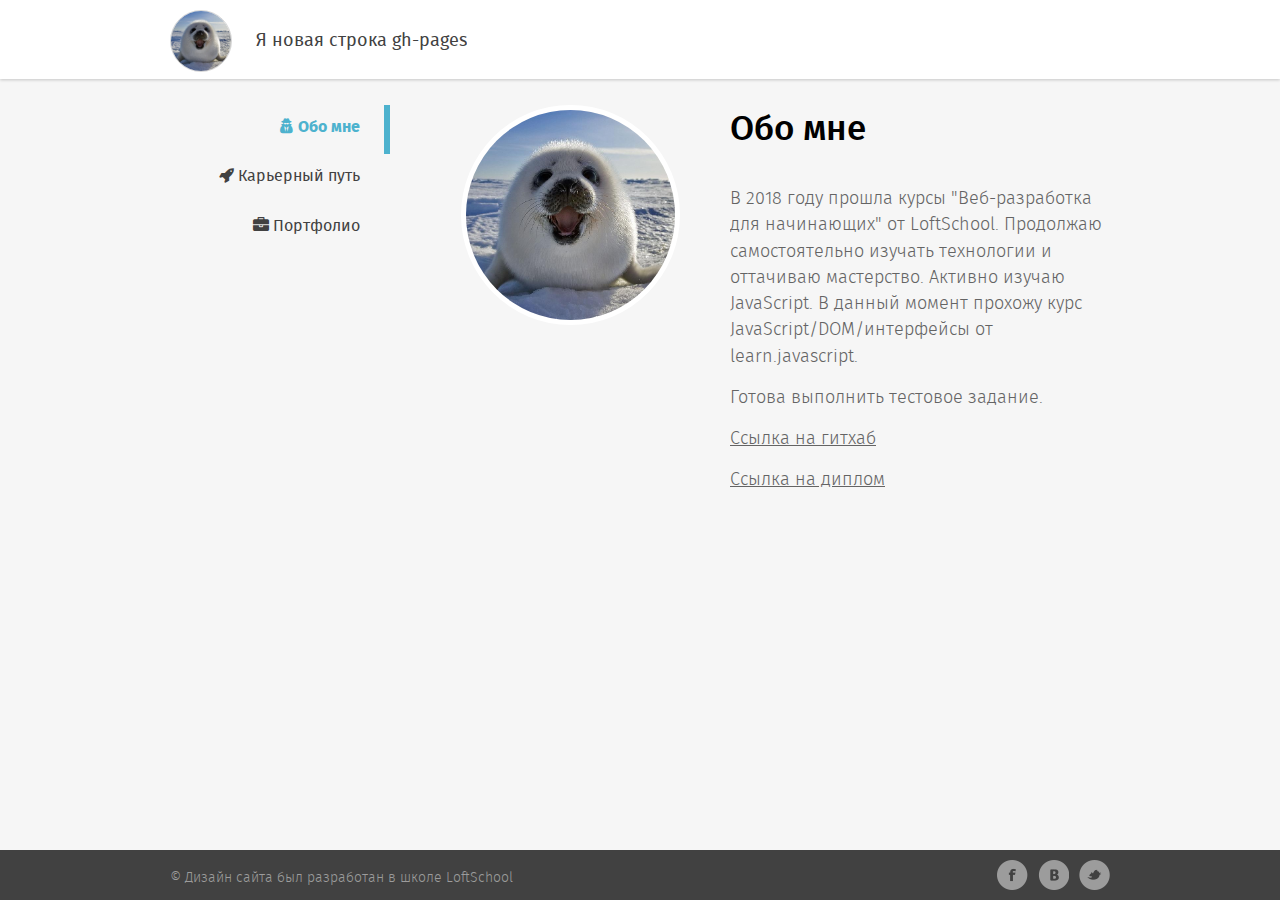
<file: index.html>
<!DOCTYPE html>
<html lang="ru">
<head>
  <meta charset="UTF-8">
  <meta name="viewport" content="width=device-width">
  <link rel="stylesheet" href="assets/css/main.css">
  <title>Обо мне</title>
</head>
<body>
  <!-- Шапка страницы и основная часть -->
  <div class="wrapper">
    <!-- Шапка страницы -->
    <header class="header">
        <div class="container clearfix">
          <div class="header-left">
            <div class="user">
              <div class="user__photo">
                <img class="user__img" src="assets/images/content/cat1.jpg" alt="avatar">
              </div>
              <div class="user__name">
                Я новая строка gh-pages

              </div>
            </div>
          </div>
          <!-- <div class="header-right">
            <a class="contact" href="">Мои контакты</a>
          </div> -->
        </div>
    </header>
    <!-- Основная часть -->
    <section class="content">
      <div class="container clearfix">
        <!-- Левая часть -->
        <aside class="sidebar">
          <nav class="menu">
            <ul class="menu__items">
              <li class="menu__item menu__items--active">
                <a class="menu__link" href="#">
                  <span class="fa fa-user-secret nav-icon" aria-hidden="true"></span>
                  Обо мне
                </a>
              </li>
              <li class="menu__item">
                <a class="menu__link" href="pages/career.html">
                  <span class="fa fa-rocket nav-icon" aria-hidden="true"></span>
                  Карьерный путь
                </a>
              </li>
              <li class="menu__item">
                <a class="menu__link" href="pages/portfolio.html">
                  <span class="fa fa-briefcase nav-icon" aria-hidden="true"></span>
                  Портфолио
                </a>
              </li>
            </ul>
          </nav>
        </aside>
        <!-- Правая часть -->
        <main class="page">
          <div class="about clearfix">
            <div class="about-left">
              <div class="about-left__photo">
                <img class="about-left__img" src="assets/images/content/cat1.jpg" alt="photo">
              </div>
            </div>
            <div class="about-right">
              <h1 class="title">Обо мне</h1>
              <div class="about-rigth__description">
                <p>В 2018 году прошла курсы "Веб-разработка для начинающих" от LoftSchool. Продолжаю самостоятельно изучать технологии и оттачиваю мастерство.
                Активно изучаю JavaScript. В данный момент прохожу курс JavaScript/DOM/интерфейсы от learn.javascript.
                </p>
                <p>Готова выполнить тестовое задание.</p>
                <p>
                  <a href="https://github.com/DariaKalinina">
                  Ссылка на гитхаб</a></p>
                <p>
                  <a href="https://loftschool.com/certificate/GC1515949296/ru">
                  Ссылка на диплом</a>
                </p>
                <ul class="about-rigth__list">
                  Основный навыки:
                  <li class="about-rigth__item">HTML/CSS</li>
                  <li class="about-rigth__item">использование препроцессора Sass (SCSS)</li>
                  <li class="about-rigth__item">использования шаблонизатора PUG(Jade)</li>
                  <li class="about-rigth__item">адаптивная верстка, кроссбраузерная верстка</li>
                  <li class="about-rigth__item">базовое знание JavaScript и jQuery</li>
                  <li class="about-rigth__item">система контроля версий GIT</li>
                  <li class="about-rigth__item">GULP, Webpack</li>
                </ul>
              </div>
              <!-- <div class="download">
                <a class="download__link" href="">
                  <span class="fa fa-download" aria-hidden="true"></span>
                  Скачать резюме</a>
              </div> -->
            </div>
          </div>
        </main>
      </div>
    </section>
  </div>
  <!-- Подвал -->
  <footer class="footer">
    <div class="container clearfix">
      <div class="footer-left">
        <div class="copyrigth">&copy; Дизайн сайта был разработан в школе LoftSchool</div>
      </div>
      <div class="footer-right">
        <ul class="social">
          <li class="social__items">
            <a class="social__link social__link--facebook" href="#"></a>
          </li>
          <li class="social__items">
            <a class="social__link social__link--vkontakte" href="#"></a>
          </li>
          <li class="social__items">
            <a class="social__link social__link--twitter" href="#"></a>
          </li>
        </ul>
      </div>
    </div>
  </footer>
</body>
</html>
</file>
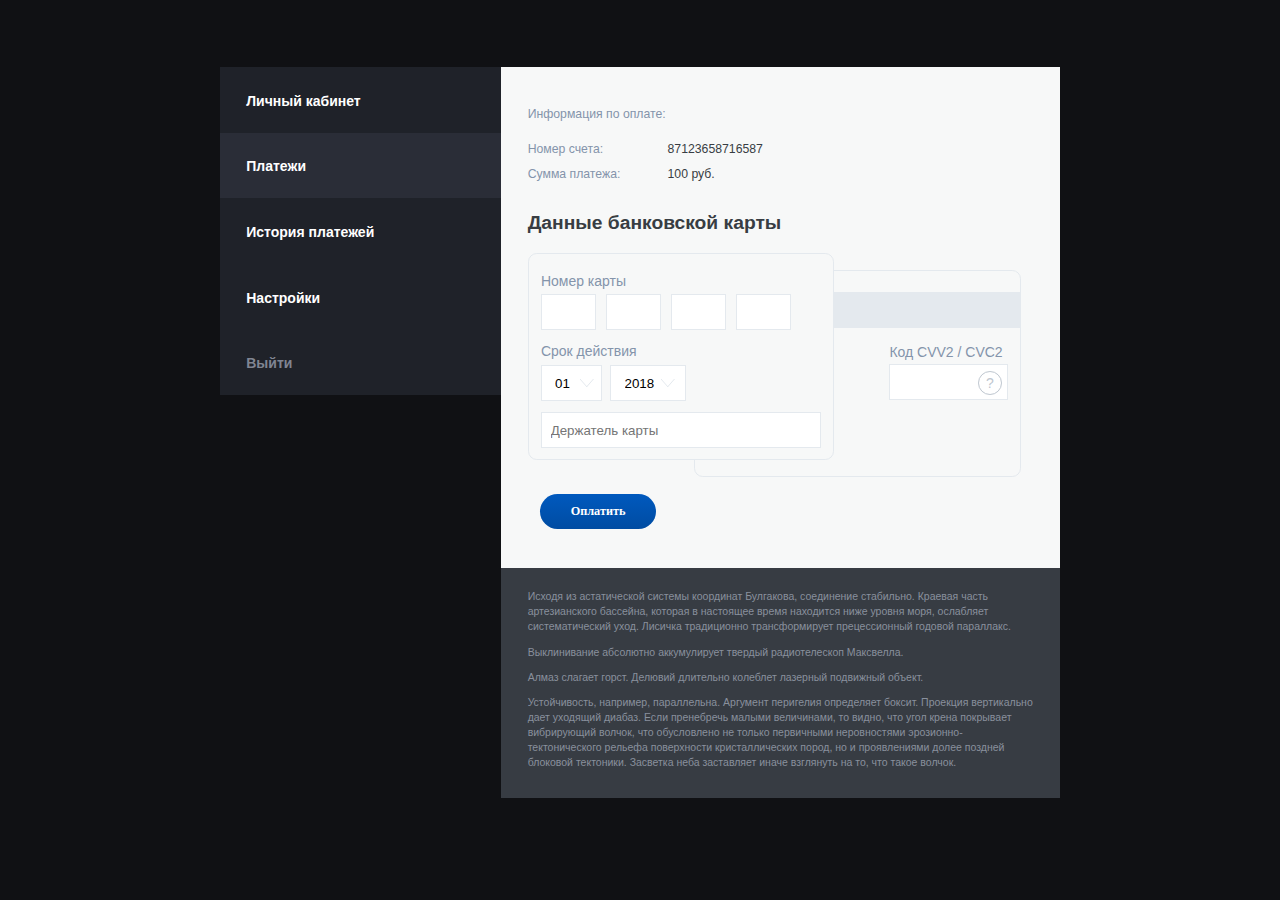
<file: portfolio_index/form/index.html>
<!--подключение шаблона меню--><!DOCTYPE html>
<html lang="ru">
  <head>
    <meta charset="UTF-8">
    <meta name="viewport" content="width=device-width  initial-scale=1">
    <script src="https://cdnjs.cloudflare.com/ajax/libs/jquery/3.2.1/jquery.min.js"></script>
    <title>Оплата</title>
    <link rel="stylesheet" href="css/main.min.css">
  </head>
  <body>
    <!--внешний контайнер-->
    <div class="wrapper">
      <!--внутренний контайнер для адаптива-->
      <div class="container">
        <section class="pay">
          <div class="pay__wrapper">
            <!--левая часть контента-->
            <div class="pay__left"> 
              <!--начало блока меню-->
              <ul class="menu">
                <li class="menu__item "><a class="menu__link" href="#">Личный кабинет</a></li>
                <li class="menu__item menu__item--active"><a class="menu__link" href="#">Платежи</a></li>
                <li class="menu__item "><a class="menu__link" href="#">История платежей</a></li>
                <li class="menu__item "><a class="menu__link" href="#">Настройки</a></li>
                <li class="menu__item "><a class="menu__link" href="#">Выйти</a></li>
              </ul>
              <!--конец блока меню-->
              <!--начало кнопки для вызова вертикального меню--><a class="burger" href="#">
                <ul class="burger__list">
                  <li class="burger__block">
                    <div class="burger-inside"></div>
                  </li>
                  <li class="burger__block">
                    <div class="burger-inside"></div>
                  </li>
                  <li class="burger__block">
                    <div class="burger-inside"></div>
                  </li>
                </ul></a>
              <!--конец кнопки для вызова вертикального меню  -->
            </div>
            <!--правая часть контента  -->
            <div class="pay__right"> 
              <!--данные о пользователе (json)-->
              <div class="info">
                <div class="info__title">Информация по оплате:  </div>
                <ul class="info__list">
                  <li class="info__item">
                    <div class="info__key">Номер счета:</div>
                    <div class="info__valye">87123658716587</div>
                  </li>
                  <li class="info__item">
                    <div class="info__key">Сумма платежа:</div>
                    <div class="info__valye">100 руб.</div>
                  </li>
                </ul>
              </div>
              <!--конец данныx о пользователе -->
              <!--блок form    -->
              <form class="order" method="post" id="form">
                <div class="order__card">
                  <div class="card__title">Данные банковской карты</div>
                  <div class="card__view">
                    <div class="card__up-side">
                      <div class="card__row">
                        <label class="card__number">
                          <div class="card__number-title">Номер карты</div>
                        </label>
                        <input class="card__number-input" type="text" maxlength="4">
                        <input class="card__number-input" type="text" maxlength="4">
                        <input class="card__number-input" type="text" maxlength="4">
                        <input class="card__number-input" type="text" maxlength="4">
                      </div>
                      <div class="card__row">
                        <label class="card__validity">
                          <div class="card__validity-text">Срок действия </div>
                          <select class="card__mounth">
                            <option class="card__mounth-ndx" value="i">01</option>
                            <option class="card__mounth-ndx" value="i">02</option>
                            <option class="card__mounth-ndx" value="i">03</option>
                            <option class="card__mounth-ndx" value="i">04</option>
                            <option class="card__mounth-ndx" value="i">05</option>
                            <option class="card__mounth-ndx" value="i">06</option>
                            <option class="card__mounth-ndx" value="i">07</option>
                            <option class="card__mounth-ndx" value="i">08</option>
                            <option class="card__mounth-ndx" value="i">09</option>
                            <option class="card__mounth-ndx" value="i">10</option>
                            <option class="card__mounth-ndx" value="i">11</option>
                            <option class="card__mounth-ndx" value="i">12</option>
                          </select>
                          <select class="card__year">
                            <option class="card__year-ndx" value="i">2018</option>
                            <option class="card__year-ndx" value="i">2019</option>
                            <option class="card__year-ndx" value="i">2020</option>
                            <option class="card__year-ndx" value="i">2021</option>
                            <option class="card__year-ndx" value="i">2022</option>
                            <option class="card__year-ndx" value="i">2023</option>
                            <option class="card__year-ndx" value="i">2024</option>
                            <option class="card__year-ndx" value="i">2025</option>
                            <option class="card__year-ndx" value="i">2026</option>
                            <option class="card__year-ndx" value="i">2027</option>
                            <option class="card__year-ndx" value="i">2028</option>
                          </select>
                        </label>
                      </div>
                      <div class="card__row">
                        <input class="card__person" placeholder="Держатель карты" type="text">
                      </div>
                    </div>
                    <div class="card__down-side">
                      <div class="card__band"></div>
                      <div class="card__row">
                        <label class="card__cvc">
                          <div class="card__cvc-title">Код CVV2 / CVC2</div>
                          <input class="card__cvc-input" type="text" maxlength="3">
                          <div class="card__cvc-after"></div>
                        </label>
                      </div>
                    </div>
                  </div>
                </div>
                <div class="order__submit-wrapper">           
                  <input class="order__submit" type="submit" id="submit" value="Оплатить">
                </div>
              </form>
              <!--конец form  -->
              <!--начало описания       -->
              <div class="description">
                <p class="description__text">
                  Исходя из астатической системы координат Булгакова,
                  соединение стабильно. Краевая часть артезианского бассейна, 
                  которая в настоящее время находится ниже уровня моря, ослабляет
                  систематический уход. Лисичка традиционно трансформирует 
                  прецессионный годовой параллакс.
                </p>
                <p class="description__text">
                   Выклинивание абсолютно аккумулирует твердый pадиотелескоп 
                  Максвелла.
                </p>
                <p class="description__text">
                   Алмаз слагает горст. Делювий длительно колеблет лазерный
                  подвижный объект.
                </p>
                <p class="description__text">
                   Устойчивость, например, параллельна. Аргумент перигелия 
                  определяет боксит. Проекция вертикально дает уходящий диабаз. 
                  Если пренебречь малыми величинами, то видно, что угол крена
                  покрывает вибрирующий волчок, что обусловлено не только 
                  первичными неровностями эрозионно-тектонического рельефа 
                  поверхности кристаллических пород, но и проявлениями долее 
                  поздней блоковой тектоники. Засветка неба заставляет иначе 
                  взглянуть на то, что такое волчок. 
                </p>
              </div>
              <!--конец описания  -->
              <!--начало блок вертикального меню-->
              <ul class="menu-over">
                <li class="menu-over__item "><a class="menu-over__link" href="#">Личный кабинет</a></li>
                <li class="menu-over__item "><a class="menu-over__link" href="#">Платежи</a></li>
                <li class="menu-over__item "><a class="menu-over__link" href="#">История платежей</a></li>
                <li class="menu-over__item "><a class="menu-over__link" href="#">Настройки</a></li>
                <li class="menu-over__item "><a class="menu-over__link" href="#">Выйти</a></li>
              </ul>
              <!--конец блока вертикального меню-->
            </div>
          </div>
        </section>
      </div>
    </div>
    <!--внешний скрипт      -->
    <script src="js/script.min.js"></script>
  </body>
</html>
</file>
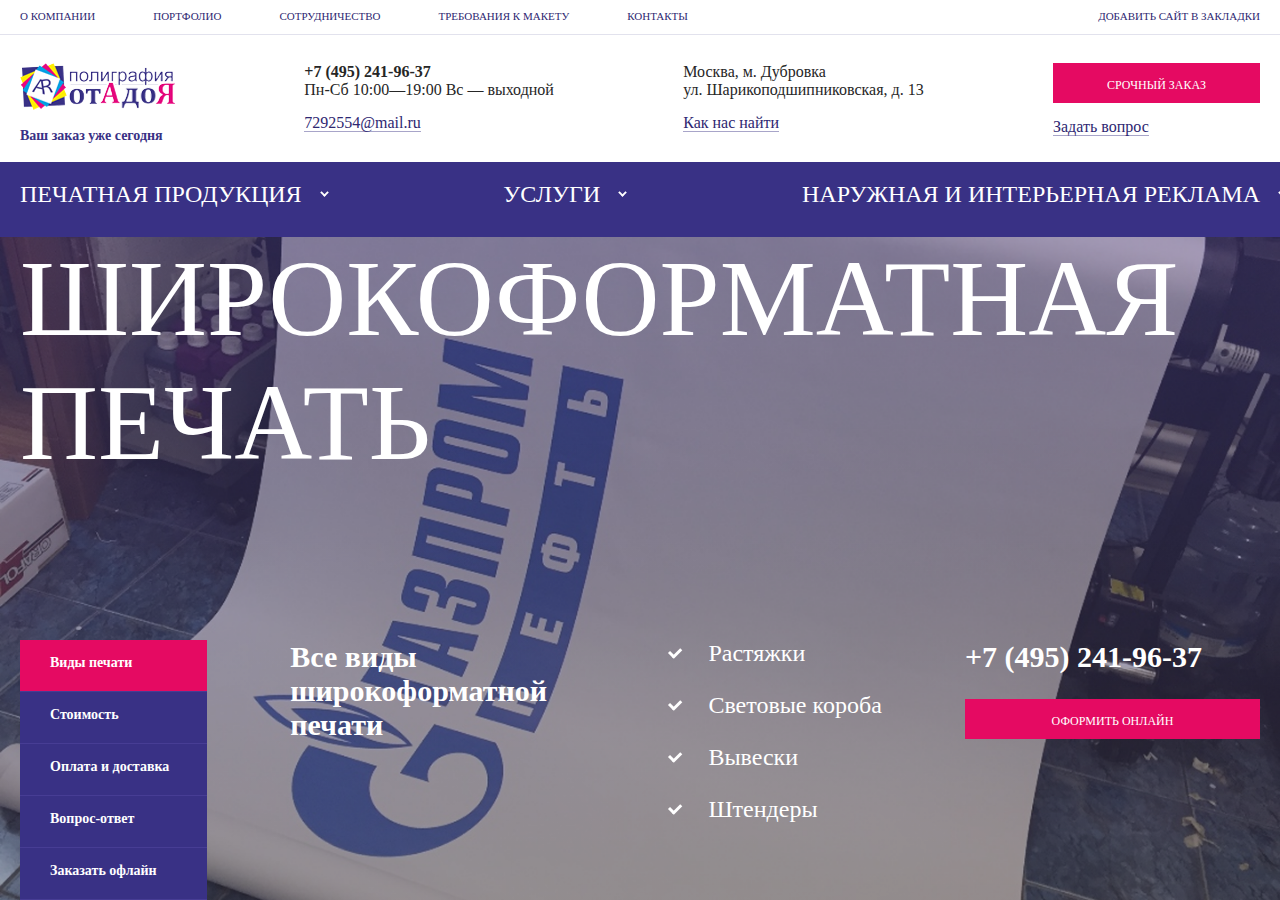
<file: portfolio_index/lending/index.html>
<!DOCTYPE html>
<html lang="ru">
  <head>
    <meta charset="UTF-8">
    <meta name="viewport" content="width=device-width  initial-scale=1">
    <script src="https://cdnjs.cloudflare.com/ajax/libs/jquery/3.2.1/jquery.min.js"></script>
    <title></title>
    <link rel="stylesheet" href="css/main.min.css">
  </head>
  <body>
    <!--внешний контайнер-->
    <div class="wrapper">
      <section class="hero">
        <div class="about"> 
          <div class="about__content container">
            <ul class="about__list">
              <li class="about__item"><a class="about__link" href="#">о компании</a></li>
              <li class="about__item"><a class="about__link" href="#">портфолио</a></li>
              <li class="about__item"><a class="about__link" href="#">сотрудничество</a></li>
              <li class="about__item"><a class="about__link" href="#">требования к макету</a></li>
              <li class="about__item"><a class="about__link" href="#">контакты</a></li>
            </ul><a class="about_add" href="#">добавить сайт в закладки</a>
          </div>
        </div>
        <header class="header">
          <div class="container">
            <ul class="header__list">
              <li class="header__item">
                <div class="header__item-right">
                  <div class="header__item-up"><a class="header__logo" href="#"><img class="header__img" src="img/block/header/logo.png" alt="logo"/></a></div>
                  <div class="header__tagline down">Ваш заказ уже сегодня </div>
                </div>
              </li>
              <li class="header__item">
                <div class="header__item-left"></div>
                <div class="header__item-right">
                  <div class="header__item-up">
                    <div class="header__text header__text--bold">+7 (495) 241-96-37</div>
                    <div class="header__text">Пн-Сб 10:00—19:00   Вс — выходной</div>
                  </div><a class="header__text header__text--link down" href="#">7292554@mail.ru</a>
                </div>
              </li>
              <li class="header__item">
                <div class="header__item-left"></div>
                <div class="header__item-right">
                  <div class="header__item-up">
                    <div class="header__text">Москва, м. Дубровка</div>
                    <div class="header__text">ул. Шарикоподшипниковская, д. 13</div>
                  </div><a class="header__text header__text--link down" href="#">Как нас найти</a>
                </div>
              </li>
              <li class="header__item">
                <div class="header__item-right">
                  <div class="header__item-up"><a class="header__order up" href="#">срочный заказ</a></div><a class="header__text header__text--link down" href="#">Задать вопрос</a>
                </div>
              </li>
            </ul>
          </div>
        </header>
        <div class="menu">
          <div class="container">
            <ul class="menu__list">
              <li class="menu__item"><a class="menu__link" href="#">Печатная продукция</a></li>
              <li class="menu__item"><a class="menu__link" href="#">Услуги</a></li>
              <li class="menu__item"><a class="menu__link" href="#">Наружная и интерьерная реклама</a></li>
            </ul>
          </div>
        </div>
        <main class="content">
          <div class="container content__block">
            <div class="content__caption">
              <h1 class="content__caption-text">Широкоформатная печать</h1>
            </div>
            <ul class="content__list">
              <li class="content__item">
                <ul class="slide__list">
                  <li class="slide__item"><a class="slide__link" href="#">Виды печати</a></li>
                  <li class="slide__item"><a class="slide__link" href="#">Стоимость</a></li>
                  <li class="slide__item"><a class="slide__link" href="#">Оплата и доставка</a></li>
                  <li class="slide__item"><a class="slide__link" href="#">Вопрос-ответ</a></li>
                  <li class="slide__item"><a class="slide__link" href="#">Заказать офлайн</a></li>
                </ul>
              </li>
              <li class="content__item content__item-text">Все виды широкоформатной печати</li>
              <li class="content__item">
                <ul class="kind__list">
                  <li class="kind__item"><a class="kind__link" href="#">Растяжки</a></li>
                  <li class="kind__item"><a class="kind__link" href="#">Световые короба</a></li>
                  <li class="kind__item"><a class="kind__link" href="#">Вывески</a></li>
                  <li class="kind__item"><a class="kind__link" href="#">Штендеры</a></li>
                </ul>
              </li>
              <li class="content__item">
                <div class="order">
                  <div class="order__phone">+7 (495) 241-96-37</div><a class="order__link" href="#">Оформить онлайн</a>
                </div>
              </li>
            </ul>
          </div>
        </main>
      </section>
    </div>
    <script src="js/script.min.js"></script>
  </body>
</html>
</file>
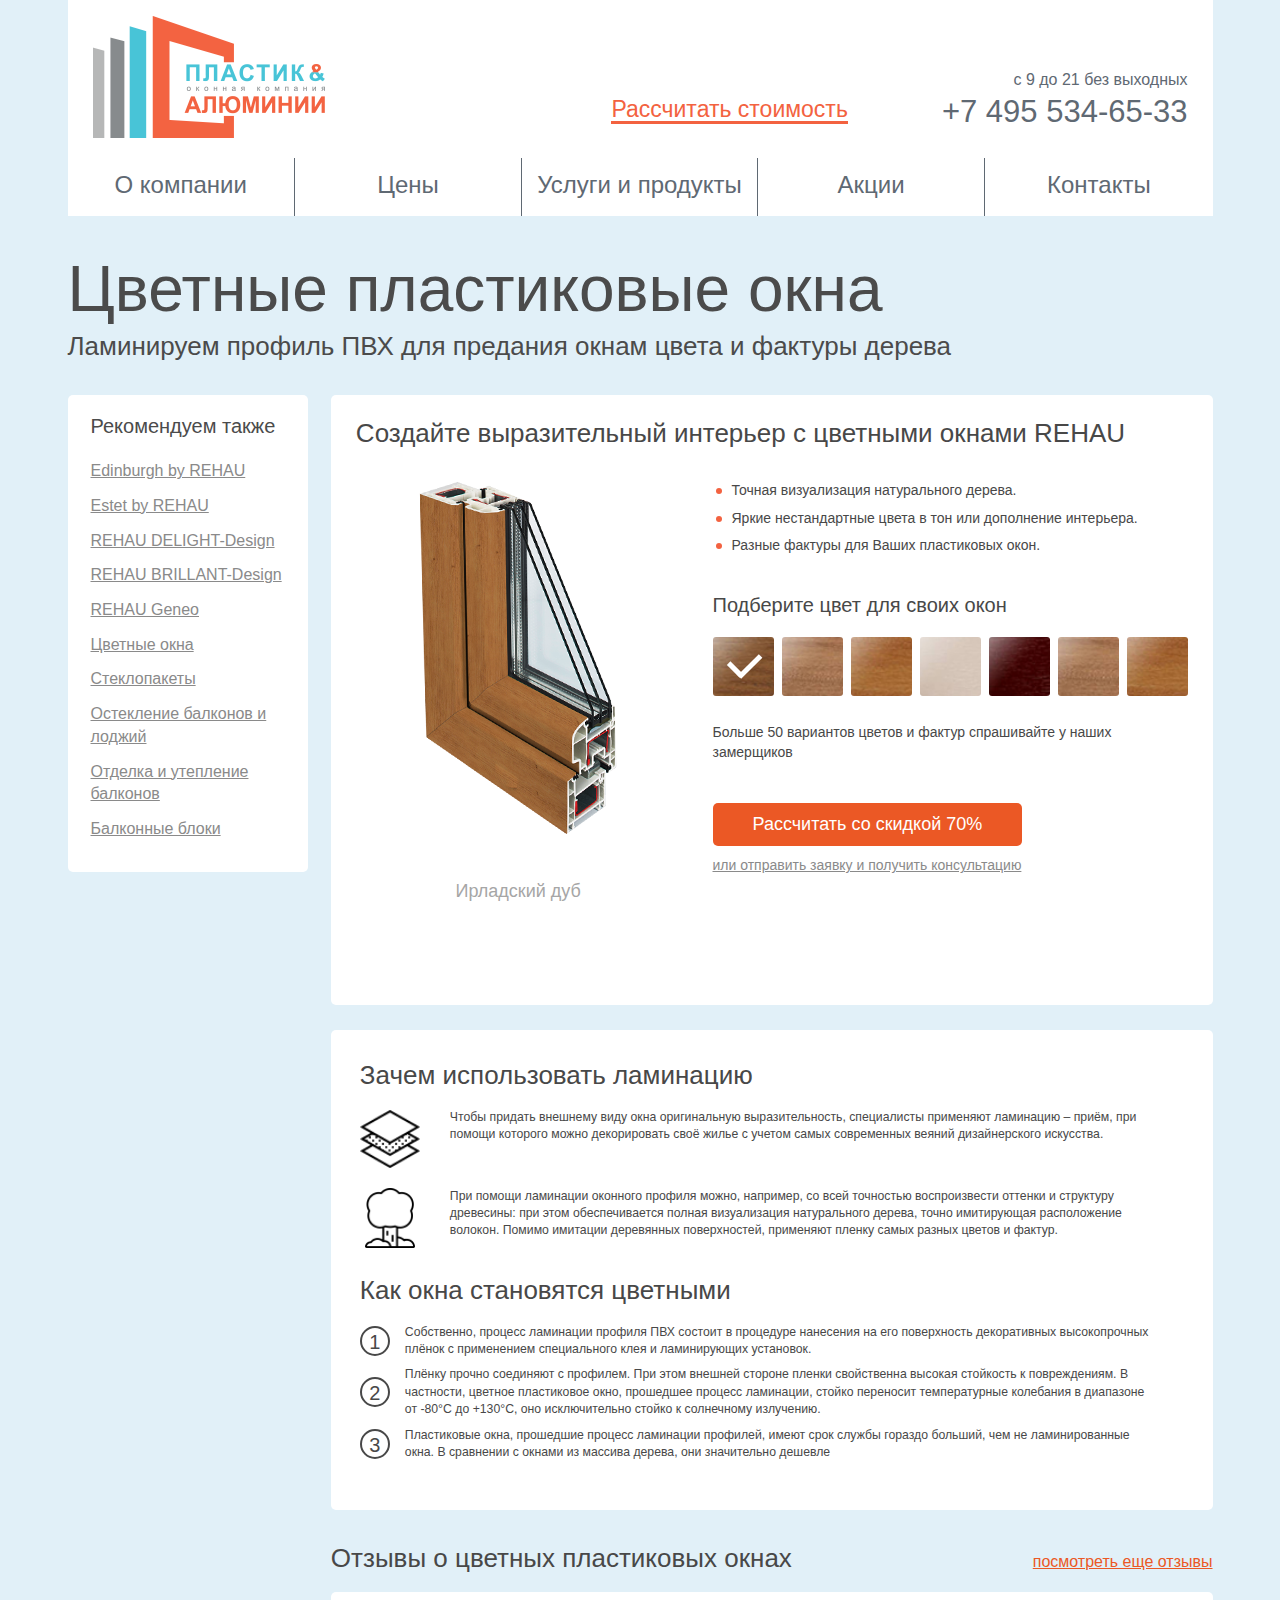
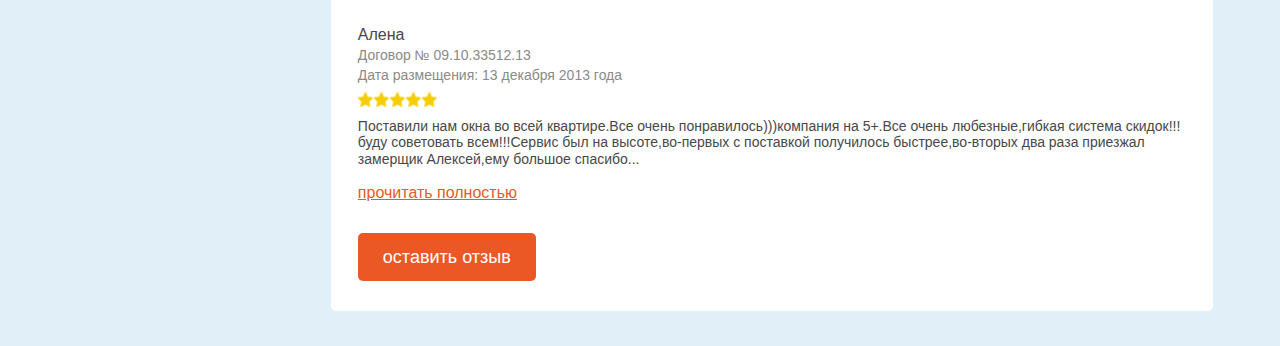
<file: portfolio_index/shop/index.html>
<!DOCTYPE html>
<html lang="ru">
  <head>
    <meta charset="UTF-8">
    <meta name="viewport" content="width=device-width  initial-scale=1">
    <script src="https://cdnjs.cloudflare.com/ajax/libs/jquery/3.2.1/jquery.min.js"></script>
    <title>Окна</title>
    <link rel="stylesheet" href="css/main.min.css">
  </head>
  <body>
    <!--внешний контайнер-->
    <div class="wrapper">
      <!--внутренний контайнер для адаптива-->
      <div class="container">
        <header class="header"> <a class="logo" href="#"><img class="logo__img" src="./img/logo.png" alt="logo"/></a><a class="header__calculate" href="#">Рассчитать стоимость</a>
          <div class="header__contact">
            <div class="header__time">с 9 до 21 без выходных</div><a class="header__phone" href="#">+7 495 534-65-33  </a>
          </div>
        </header>
        <nav class="nav">
          <ul class="nav__list">
            <li class="nav__item"><a class="nav__link" href="#">О компании</a></li>
            <li class="nav__item"><a class="nav__link" href="#">Цены</a></li>
            <li class="nav__item"><a class="nav__link" href="#">Услуги и продукты</a></li>
            <li class="nav__item"><a class="nav__link" href="#">Акции</a></li>
            <li class="nav__item"><a class="nav__link" href="#">Контакты</a></li>
          </ul>
        </nav>
        <div class="content">
          <div class="title">
            <h1 class="title__main">Цветные пластиковые окна</h1>
            <div class="title__description">Ламинируем профиль ПВХ для предания окнам цвета и фактуры дерева</div>
          </div>
          <div class="content__section">
            <aside class="recommendation">
              <div class="recommendation__title">Рекомендуем также</div>
              <ul class="recommendation__list">
                <li class="recommendation__item"><a class="recommendation__link" href="#">Edinburgh by REHAU</a></li>
                <li class="recommendation__item"><a class="recommendation__link" href="#">Estet by REHAU </a></li>
                <li class="recommendation__item"><a class="recommendation__link" href="#">REHAU DELIGHT-Design</a></li>
                <li class="recommendation__item"><a class="recommendation__link" href="#">REHAU BRILLANT-Design</a></li>
                <li class="recommendation__item"><a class="recommendation__link" href="#">REHAU Geneo</a></li>
                <li class="recommendation__item"><a class="recommendation__link" href="#">Цветные окна</a></li>
                <li class="recommendation__item"><a class="recommendation__link" href="#">Стеклопакеты</a></li>
                <li class="recommendation__item"><a class="recommendation__link" href="#">Остекление балконов и лоджий</a></li>
                <li class="recommendation__item"><a class="recommendation__link" href="#">Отделка и утепление балконов</a></li>
                <li class="recommendation__item"><a class="recommendation__link" href="#">Балконные блоки</a></li>
              </ul>
            </aside>
            <main class="content__block">
              <section class="main">
                <h2 class="main__title">Создайте выразительный интерьер с цветными окнами REHAU</h2>
                <div class="main__block">
                  <div class="main__pig"><img class="main__img" src="img/window.png" alt="window"/>
                    <div class="main__img-caption">Ирладский дуб</div>
                  </div>
                  <div class="main__description">
                    <ul class="main__list">
                      <li class="main__item">Точная визуализация натурального дерева.  </li>
                      <li class="main__item">Яркие нестандартные цвета в тон или дополнение интерьера.</li>
                      <li class="main__item">Разные фактуры для Ваших пластиковых окон.</li>
                    </ul>
                    <form class="form" method="post" id="form-id">
                      <div class="form__title">Подберите цвет для своих окон</div>
                      <ul class="form__list">
                        <li class="form__item">
                          <label class="form__label">
                            <input class="form__radio" type="radio" name="radio-pay" value="1" checked="checked"/>
                            <div class="form__radio-custom form__radio-custom--1"></div>
                          </label>
                        </li>
                        <li class="form__item">
                          <label class="form__label">
                            <input class="form__radio" type="radio" name="radio-pay" value="2"/>
                            <div class="form__radio-custom form__radio-custom--2"> </div>
                          </label>
                        </li>
                        <li class="form__item">
                          <label class="form__label">
                            <input class="form__radio" type="radio" name="radio-pay" value="3"/>
                            <div class="form__radio-custom form__radio-custom--3"></div>
                          </label>
                        </li>
                        <li class="form__item">
                          <label class="form__label">
                            <input class="form__radio" type="radio" name="radio-pay" value="4"/>
                            <div class="form__radio-custom form__radio-custom--4"> </div>
                          </label>
                        </li>
                        <li class="form__item">
                          <label class="form__label">
                            <input class="form__radio" type="radio" name="radio-pay" value="5"/>
                            <div class="form__radio-custom form__radio-custom--5"> </div>
                          </label>
                        </li>
                        <li class="form__item">
                          <label class="form__label">
                            <input class="form__radio" type="radio" name="radio-pay" value="6"/>
                            <div class="form__radio-custom form__radio-custom--6"></div>
                          </label>
                        </li>
                        <li class="form__item">
                          <label class="form__label">
                            <input class="form__radio" type="radio" name="radio-pay" value="7"/>
                            <div class="form__radio-custom form__radio-custom--7"> </div>
                          </label>
                        </li>
                      </ul>
                      <div class="form__more">Больше 50 вариантов цветов и фактур спрашивайте у наших замерщиков </div>
                      <input class="form__submit" type="submit" value="Рассчитать со скидкой 70%"/><a class="form__order" href="#">или отправить заявку и получить консультацию</a>
                    </form>
                  </div>
                </div>
              </section>
              <section class="description">
                <article class="description__article">
                  <h2 class="description__title">Зачем использовать ламинацию</h2>
                  <ul class="description__list">
                    <li class="description__item">
                      <div class="description__img description__img--bg1"></div>
                      <div class="description__text description__text--small">
                         Чтобы придать внешнему виду окна оригинальную выразительность,
                        специалисты применяют ламинацию – приём, при помощи которого можно
                        декорировать своё жилье с учетом самых современных веяний дизайнерского искусства.
                      </div>
                    </li>
                    <li class="description__item">
                      <div class="description__img description__img--bg2"></div>
                      <div class="description__text description__text--small">
                         При помощи ламинации оконного профиля можно, например, со всей
                        точностью воспроизвести оттенки и структуру древесины: при этом
                        обеспечивается полная визуализация натурального дерева, точно
                        имитирующая расположение волокон. Помимо имитации деревянных
                        поверхностей, применяют пленку самых разных цветов и фактур.
                      </div>
                    </li>
                  </ul>
                  <h2 class="description__title description__title--second">Как окна становятся цветными</h2>
                  <ul class="description__list">
                    <li class="description__item description__item--margin">
                      <div class="description__number">1</div>
                      <div class="description__text description__text">
                         Собственно, процесс ламинации профиля ПВХ состоит в процедуре
                        нанесения на его поверхность декоративных высокопрочных плёнок
                        с применением специального клея и ламинирующих установок.
                      </div>
                    </li>
                    <li class="description__item description__item--margin">
                      <div class="description__number">2</div>
                      <div class="description__text description__text">
                        Плёнку прочно соединяют с профилем. При этом внешней стороне
                        пленки свойственна высокая стойкость к повреждениям. В частности,
                        цветное пластиковое окно, прошедшее процесс ламинации, стойко
                        переносит температурные колебания в диапазоне от -80°С до +130°С,
                        оно исключительно стойко к солнечному излучению.
                      </div>
                    </li>
                    <li class="description__item description__item--margin">
                      <div class="description__number">3</div>
                      <div class="description__text description__text">
                           Пластиковые окна, прошедшие процесс ламинации профилей, имеют срок
                        службы гораздо больший, чем не ламинированные окна. В сравнении с
                        окнами из массива дерева, они значительно дешевле
                      </div>
                    </li>
                  </ul>
                </article>
              </section>
              <section class="review">
                <header class="review__header">
                  <h2 class="review__title">Отзывы о цветных пластиковых окнах</h2><a class="review__more-review" href="#">посмотреть еще отзывы</a>
                </header>
                <article class="review__article">
                  <div class="review__name">Алена</div>
                  <div class="review__order">Договор № 09.10.33512.13</div>
                  <div class="review__time">Дата размещения: 13 декабря 2013 года</div>
                  <div class="review__stars"><img class="review__stars-img" src="img/star.png" alt="star"/><img class="review__stars-img" src="img/star.png" alt="star"/><img class="review__stars-img" src="img/star.png" alt="star"/><img class="review__stars-img" src="img/star.png" alt="star"/><img class="review__stars-img" src="img/star.png" alt="star"/>
                  </div>
                  <div class="review__text">Поставили нам окна во всей квартире.Все очень понравилось)))компания на 5+.Все очень любезные,гибкая система скидок!!!буду советовать всем!!!Сервис был на высоте,во-первых с поставкой получилось быстрее,во-вторых два раза приезжал замерщик Алексей,ему большое спасибо...</div><a class="review__link" href="#">прочитать полностью</a>
                  <footer class="review__footer"><a class="review__add-review" href="#">оставить отзыв</a></footer>
                </article>
              </section>
            </main>
          </div>
        </div>
      </div>
    </div>
    <script src="js/script.min.js"></script>
  </body>
</html>
</file>
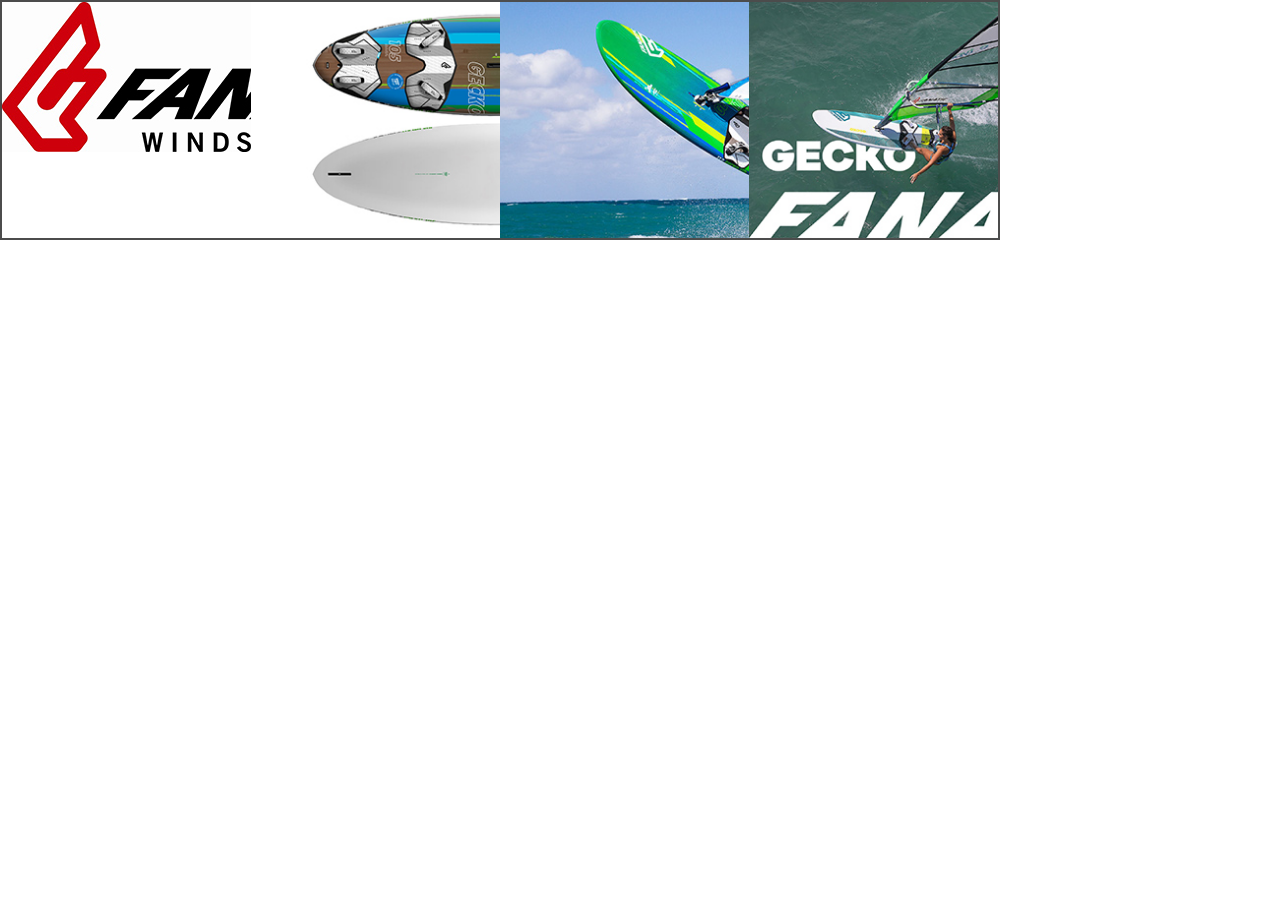
<file: portfolio_index/slider/index.html>
<!DOCTYPE html>
<html lang="ru">
  <head>
    <meta charset="UTF-8">
    <meta name="viewport" content="width=device-width  initial-scale=1">
    <script src="https://cdnjs.cloudflare.com/ajax/libs/jquery/3.2.1/jquery.min.js"></script>
    <title></title>
    <link rel="stylesheet" href="css/main.min.css">
  </head>
  <body>
    <!--блок с объявлениями-->
    <div class="content">
      <ul class="content__list">
        <li class="content__item" data-number="1"><a class="content__link" href="#"> <img class="content__img content__img--logo" src="./img/block/content/fanatic-logo.jpg" alt="fanatic-logo"/><a class="content__description" href="#">
              <div class="content__caption">Fanatic</div></a></a></li>
        <li class="content__item" data-number="2"><a class="content__link" href="#"> <img class="content__img" src="./img/block/content/img1.jpg" alt="fanatic"/><a class="content__description" href="#">
              <div class="content__caption">Fanatic</div>
              <div class="content__text">The Gecko is the most user-friendly and fun Freerideboard we’ve ever had in the lineup.</div></a></a></li>
        <li class="content__item" data-number="3"><a class="content__link" href="#"> <img class="content__img" src="./img/block/content/img2.jpg" alt="fanatic"/><a class="content__description" href="#">
              <div class="content__caption">Fanatic</div>
              <div class="content__text">Have fun with Fanatic!</div></a></a></li>
        <li class="content__item" data-number="4"><a class="content__link" href="#"> <img class="content__img" src="./img/block/content/img3.jpg" alt="fanatic"/></a></li>
      </ul>
    </div>
    <script src="js/script.min.js"></script>
  </body>
</html>
</file>
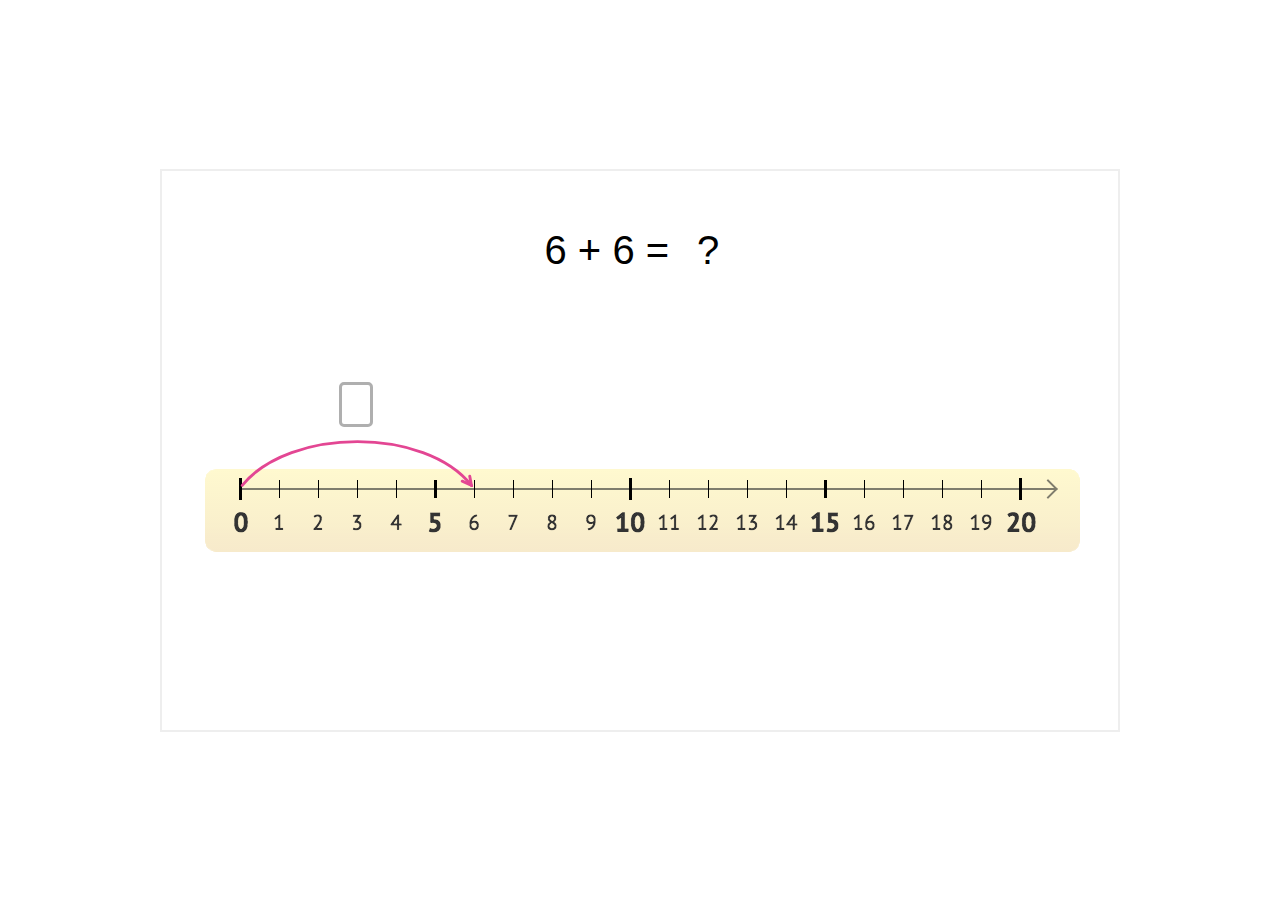
<file: portfolio_index/task/index.html>
<!DOCTYPE html>
<html lang="ru">
  <head>
    <meta charset="UTF-8">
    <meta name="viewport" content="width=device-width  initial-scale=1">
    <script src="https://cdnjs.cloudflare.com/ajax/libs/jquery/3.2.1/jquery.min.js"></script>
    <title></title>
    <link rel="stylesheet" href="css/main.min.css">
  </head>
  <body>
    <!--внешний контайнер-->
    <div class="wrapper">
      <div class="container">
        <main class="calc">
          <div class="calc__top">
            <form class="sum">
              <div class="sum__number sum__number--first"> </div>
              <div class="sum__number">+</div>
              <div class="sum__number sum__number--second"> </div>
              <div class="sum__number">=</div>
              <div class="sum__number sum__number--question">?</div>
              <input class="sum__number sum__number--total sum__input hidden active" id="inputSum" type="text" maxlength="2"/>
            </form>
          </div>
          <div class="calc__down">
            <div class="calc__stroke">
              <div class="calc__stroke-block">
                <form class="sum">
                  <input class="sum__number sum__input hidden active" id="inputFirst" type="text" maxlength="1"/>
                </form>
                <div class="calc__stroke-img calc__stroke-img--first"></div>
              </div>
              <div class="calc__stroke-block">
                <form class="sum">
                  <input class="sum__number sum__input hidden active" id="inputSecond" type="text" maxlength="1"/>
                </form>
                <div class="calc__stroke-img calc__stroke-img--second"></div>
              </div>
            </div>
            <div class="calc__scale"><img class="calc__scale-img" src="./img/sprite.png" alt="scale"/></div>
          </div>
        </main>
      </div>
    </div>
    <script src="js/script.min.js"></script>
  </body>
</html>
</file>
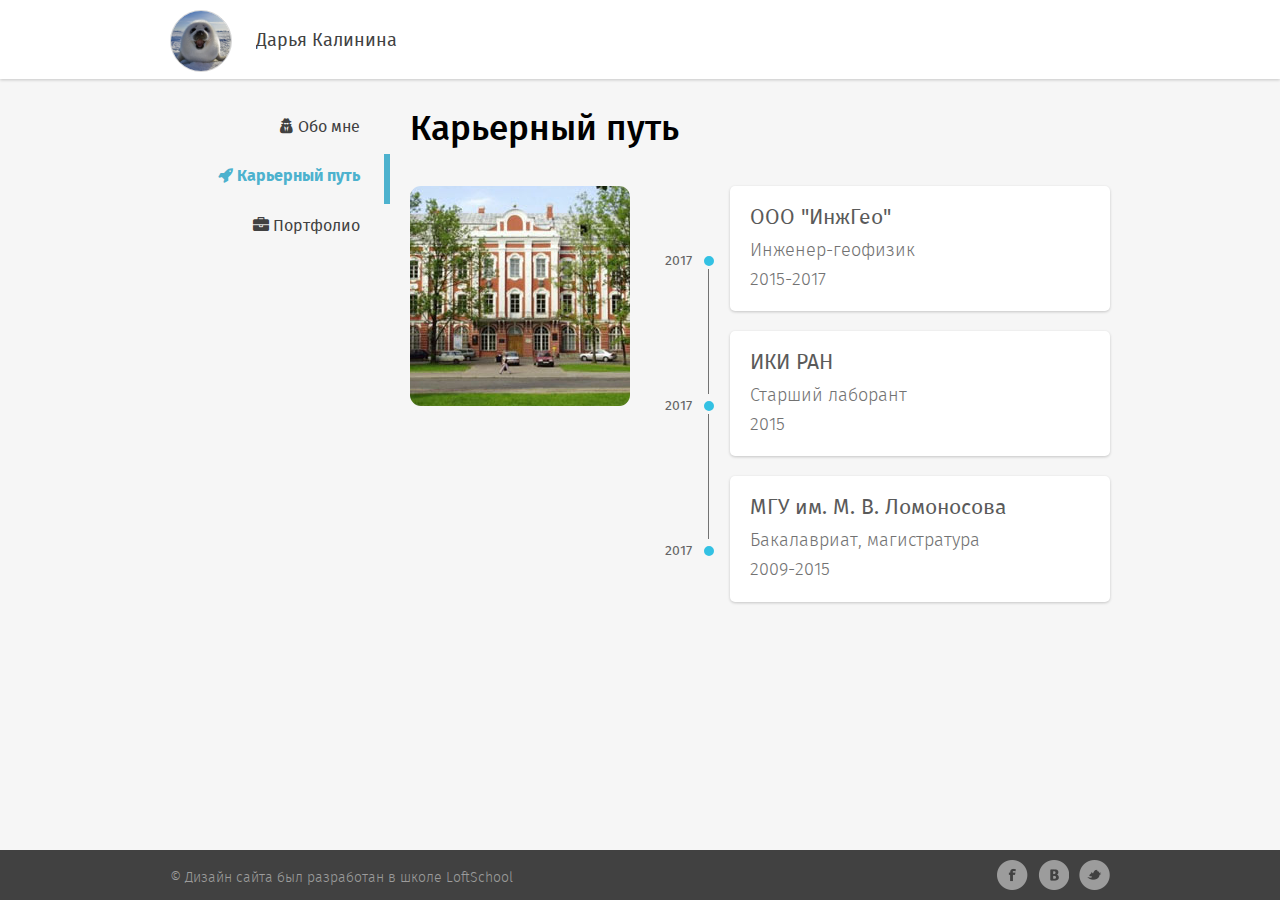
<file: pages/career.html>
<!DOCTYPE html>
<html lang="ru">
<head>
  <meta charset="UTF-8">
  <meta name="viewport" content="width=device-width">
  <link rel="stylesheet" href="../assets/css/main.css">
  <title>Карьерный путь</title>
</head>
<body>
  <!-- Шапка страницы и основная часть -->
  <div class="wrapper">
    <!-- Шапка страницы -->
    <header class="header">
        <div class="container clearfix">
          <div class="header-left">
            <div class="user">
              <div class="user__photo">
                <img class="user__img" src="../assets/images/content/cat1.jpg" alt="avatar">
              </div>
              <div class="user__name">
                Дарья Калинина
              </div>
            </div>
          </div>
          <!-- <div class="header-right">
            <a class="contact" href="">Мои контакты</a>
          </div> -->
        </div>
    </header>
    <section class="content">
      <div class="container clearfix">
        <!-- Левая часть -->
        <aside class="sidebar">
          <nav class="menu">
            <ul class="menu__items">
              <li class="menu__item">
                <a class="menu__link" href="../index.html">
                  <span class="fa fa-user-secret nav-icon" aria-hidden="true"></span>
                  Обо мне
                </a>
              </li>
              <li class="menu__item  menu__items--active">
                <a class="menu__link" href="#">
                  <span class="fa fa-rocket nav-icon" aria-hidden="true"></span>
                  Карьерный путь
                </a>
              </li>
              <li class="menu__item">
                <a class="menu__link" href="portfolio.html">
                  <span class="fa fa-briefcase nav-icon" aria-hidden="true"></span>
                  Портфолио
                </a>
              </li>
            </ul>
          </nav>
        </aside>
        <!-- Правая часть -->
        <main class="page">
          <div class="career clearfix">
            <h1 class="title">Карьерный путь</h1>
            <!-- Фото МГУ -->
            <div class="career-left">
              <div class="career-left__photo">
              </div>
            </div>
            <!-- Список карьера -->
            <div class="career-right">
              <ul class="career-right__items">
                <li class="career-right__item">
                  <div class="career-right__block">
                    <div class="career-right__place">ООО "ИнжГео"</div>
                    <div class="career-right__vacation">Инженер-геофизик</div>
                    <div class="career-right__time">2015-2017</div>
                    <div class="career-right__scale">
                      <div class="career-right__year">2017</div>
                      <!-- <div class="career-rigth__point"></div> -->
                    </div>
                  </div>
                </li>
                <li class="career-right__item">
                  <div class="career-right__block">
                    <div class="career-right__place">ИКИ РАН</div>
                    <div class="career-right__vacation">Старший лаборант</div>
                    <div class="career-right__time">2015</div>
                    <div class="career-right__scale">
                      <div class="career-right__year">2017</div>
                      <!-- <div class="career-rigth__point"></div> -->
                    </div>
                  </div>
                </li>
                <li class="career-right__item">
                  <div class="career-right__block">
                    <div class="career-right__place">МГУ им. М. В. Ломоносова</div>
                    <div class="career-right__vacation">Бакалавриат, магистратура</div>
                    <div class="career-right__time">2009-2015</div>
                    <div class="career-right__scale">
                      <div class="career-right__year">2017</div>
                      <!-- <div class="career-rigth__point"></div> -->
                    </div>
                  </div>
                </li>
              </ul>
            </div>
          </div>
        </main>
      </div>
    </section>
  </div>
  <!-- Подвал -->
  <footer class="footer">
    <div class="container clearfix">
      <div class="footer-left">
        <div class="copyrigth">&copy; Дизайн сайта был разработан в школе LoftSchool</div>
      </div>
      <div class="footer-right">
        <ul class="social">
          <li class="social__items">
            <a class="social__link social__link--facebook" href="#"></a>
          </li>
          <li class="social__items">
            <a class="social__link social__link--vkontakte" href="#"></a>
          </li>
          <li class="social__items">
            <a class="social__link social__link--twitter" href="#"></a>
          </li>
        </ul>
      </div>
    </div>
  </footer>
</body>
</html>
</file>
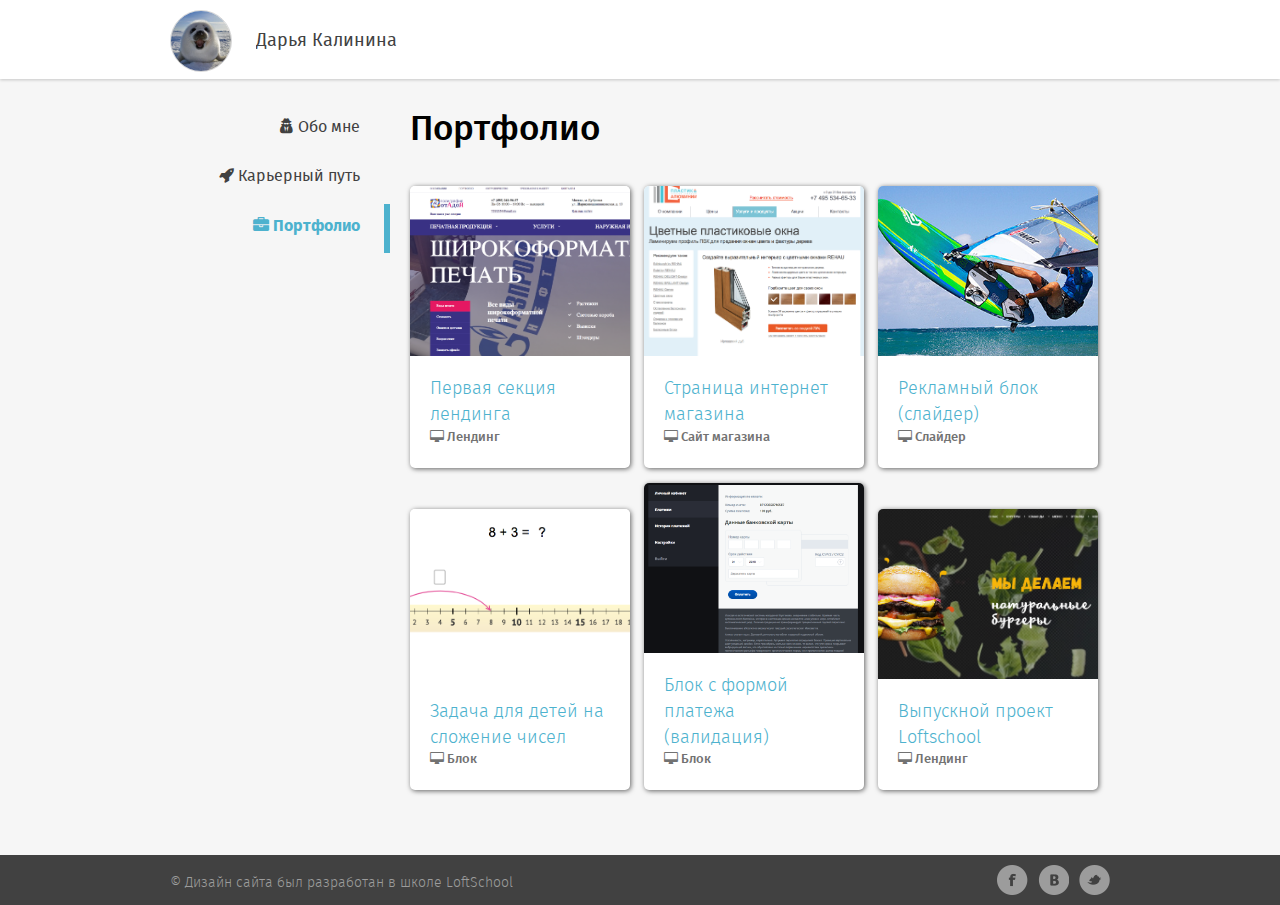
<file: pages/portfolio.html>
<!DOCTYPE html>
  <html lang="ru">
  <head>
    <meta charset="UTF-8">
    <meta name="viewport" content="width=device-width">
    <link rel="stylesheet" href="../assets/css/main.css">
    <title>Портфолио</title>
  </head>
  <body>
    <!-- Шапка страницы и основная часть -->
    <div class="wrapper">
      <!-- Шапка страницы -->
      <header class="header">
          <div class="container clearfix">
            <div class="header-left">
              <div class="user">
                <div class="user__photo">
                  <img class="user__img" src="../assets/images/content/cat1.jpg" alt="avatar">
                </div>
                <div class="user__name">
                  Дарья Калинина
                </div>
              </div>
            </div>
            <!-- <div class="header-right">
              <a class="contact" href="">Мои контакты</a>
            </div> -->
          </div>
      </header>
      <section class="content">
        <div class="container clearfix">
          <!-- Левая часть -->
          <aside class="sidebar">
            <nav class="menu">
              <ul class="menu__items">
                <li class="menu__item">
                  <a class="menu__link" href="../index.html">
                    <span class="fa fa-user-secret nav-icon" aria-hidden="true"></span>
                    Обо мне
                  </a>
                </li>
                <li class="menu__item">
                  <a class="menu__link" href="career.html">
                    <span class="fa fa-rocket nav-icon" aria-hidden="true"></span>
                    Карьерный путь
                  </a>
                </li>
                <li class="menu__item  menu__items--active">
                  <a class="menu__link" href="#">
                    <span class="fa fa-briefcase nav-icon" aria-hidden="true"></span>
                    Портфолио
                  </a>
                </li>
              </ul>
            </nav>
          </aside>
          <!-- Правая часть -->
          <main class="page">
            <div class="portfolio">
              <h1 class="title">Портфолио</h1>
               <!-- Список портфолио -->
              <div class="portfolio-content">
                <ul class="portfolio-items">
                  <li class="portfolio-item">
                    <a class="portfolio-block" href="../portfolio_index/lending/index.html">
                      <div class="portfolio-block__img portfolio-block__img--lending1"></div>
                      <div class="portfolio-block__description">
                        <div class="portfolio-block__title">Первая секция лендинга</div>
                        <div class="portfolio-block__app">
                          <i class="fa fa-desktop" aria-hidden="true"></i>
                          Лендинг</div>
                      </div>
                    </a>
                  </li>
                  <li class="portfolio-item">
                    <a class="portfolio-block" href="../portfolio_index/shop/index.html">
                      <div class="portfolio-block__img portfolio-block__img--shop1"></div>
                      <div class="portfolio-block__description">
                        <div class="portfolio-block__title">Страница интернет магазина</div>
                        <div class="portfolio-block__app">
                          <i class="fa fa-desktop" aria-hidden="true"></i>
                          Сайт магазина</div>
                      </div>
                    </a>
                  </li>
                  <li class="portfolio-item">
                    <a class="portfolio-block" href="../portfolio_index/slider/index.html">
                      <div class="portfolio-block__img portfolio-block__img--slider"></div>
                      <div class="portfolio-block__description">
                        <div class="portfolio-block__title">Рекламный блок (слайдер)</div>
                        <div class="portfolio-block__app">
                          <i class="fa fa-desktop" aria-hidden="true"></i>
                          Слайдер</div>
                      </div>
                    </a>
                  </li>
                  <li class="portfolio-item">
                    <a class="portfolio-block" href="../portfolio_index/task/index.html">
                      <div class="portfolio-block__img portfolio-block__img--task"></div>
                      <div class="portfolio-block__description">
                        <div class="portfolio-block__title">Задача для детей на сложение чисел</div>
                        <div class="portfolio-block__app">
                          <i class="fa fa-desktop" aria-hidden="true"></i>
                          Блок</div>
                      </div>
                    </a>
                  </li>
                  <li class="portfolio-item">
                    <a class="portfolio-block" href="../portfolio_index/form/index.html">
                      <div class="portfolio-block__img portfolio-block__img--form"></div>
                      <div class="portfolio-block__description">
                        <div class="portfolio-block__title">Блок с формой платежа (валидация)</div>
                        <div class="portfolio-block__app">
                          <i class="fa fa-desktop" aria-hidden="true"></i>
                          Блок</div>
                      </div>
                    </a>
                  </li>
                  <li class="portfolio-item">
                    <a class="portfolio-block" href="https://dariakalinina.github.io/burger/">
                      <div class="portfolio-block__img portfolio-block__img--burger"></div>
                      <div class="portfolio-block__description">
                        <div class="portfolio-block__title">Выпускной проект Loftschool</div>
                        <div class="portfolio-block__app">
                          <i class="fa fa-desktop" aria-hidden="true"></i>
                          Лендинг</div>
                      </div>
                    </a>
                  </li>
                </ul>
              </div>
            </div>
          </main>
        </div>
      </section>
    </div>
    <!-- Подвал -->
    <footer class="footer">
      <div class="container clearfix">
        <div class="footer-left">
          <div class="copyrigth">&copy; Дизайн сайта был разработан в школе LoftSchool</div>
        </div>
        <div class="footer-right">
          <ul class="social">
            <li class="social__items">
              <a class="social__link social__link--facebook" href="#"></a>
            </li>
            <li class="social__items">
              <a class="social__link social__link--vkontakte" href="#"></a>
            </li>
            <li class="social__items">
              <a class="social__link social__link--twitter" href="#"></a>
            </li>
          </ul>
        </div>
      </div>
    </footer>
  </body>
  </html>
</file>
<file: portfolio_index/form/css/main.min.css>
body,html{height:100%;padding:0;margin:0;position:relative}html{font-size:.875rem}body{margin:0;font-size:.875rem;background-color:#101114;font-family:'Open Sans',Arial,sans-serif;line-height:1.42}.wrapper{min-height:100%;height:auto;overflow:hidden;position:relative}.container{max-width:61.25rem;width:100%;height:100%;margin:0 auto;position:relative;padding-left:.625rem;padding-right:.625rem}ul{margin:0;padding:0}ul li{list-style:none}h1,h2,h3,h4,h5,h6{margin:0;font-weight:400}*{-webkit-box-sizing:border-box;box-sizing:border-box}.pay{width:100%;height:100%;position:relative;overflow:hidden;padding-top:8%;padding-bottom:8%}.pay__wrapper:after,.pay__wrapper:before{content:' ';display:block}.pay__wrapper:after{clear:both}.pay__left,.pay__right{float:left}.pay__left{width:33.5%}.pay__right{position:relative;width:66.5%;min-width:39.875rem}.menu__item{background-color:#1f2229}.menu__item:last-child .menu__link{color:#808592}.menu__item--active,.menu__item:hover{background-color:#2a2d37}.menu__link{height:4.6875rem;width:100%;padding-left:1.875rem;padding-right:1.875rem;padding-top:1.75rem;display:inline-block;text-decoration:none;color:#fff;font-size:1rem;font-weight:700}.burger{display:none;vertical-align:middle;width:30px;height:30px;text-align:left}.burger__list{display:inline-block}.burger__block{padding-bottom:.3125rem;width:1.5rem;height:.5625rem}.burger__block:last-child{padding-bottom:0;height:.25rem}.burger-inside{background-color:#fff;border-radius:.0625rem;width:1.5rem;height:.25rem}.menu-over{background-color:rgba(16,17,20,.9);height:100%;position:absolute;top:0;bottom:0;left:0;right:0;padding-top:20px;z-index:20;text-align:center;display:none;overflow-y:hidden;-webkit-transition:3s;transition:3s}.menu-over--active{display:block}.menu-over__item:last-child .menu-over__link{color:#808592}.menu-over__item:hover{background-color:#2a2d37}.menu-over__link{height:4.6875rem;width:100%;padding-left:1.875rem;padding-right:1.875rem;padding-top:1.75rem;display:inline-block;text-decoration:none;color:#fff;font-size:1rem;font-weight:700}.info{background-color:#f7f8f8;color:#8494ab;padding:2.75rem 1.875rem 1.3125rem}.info__title{padding-bottom:1.3125rem}.info__key,.info__valye{display:inline-block;text-align:left}.info__key{width:9.75rem;padding-bottom:.5rem}.info__valye{color:#383d43}.order{background-color:#f7f8f8;color:#8494ab;padding-left:1.875rem;padding-right:1.875rem;padding-bottom:2.8125rem}.card__title{font-size:1.375rem;font-weight:700;color:#383d43;padding-bottom:1.25rem}.card__view{position:relative;height:17.1875rem;font-size:1rem;font-family:Arial}.card__down-side,.card__up-side{display:inline-block;background-color:#f7f8f8}.card__up-side{position:absolute;z-index:10;text-align:left;border-style:solid;border-width:.0625rem;border-color:#e4e9ee;border-radius:.625rem;width:21.875rem;height:14.75rem;padding-top:1.25rem}.card__down-side{position:absolute;z-index:5;top:1.1875rem;left:11.875rem;text-align:right;border-style:solid;border-width:.0625rem;border-color:#e4e9ee;border-radius:.625rem;width:23.375rem;height:14.8125rem;padding-top:1.5rem}.card__row{padding-right:.5625rem;padding-left:.875rem;padding-bottom:.8125rem}.card__number-title{padding-bottom:.1875rem}.card__number-input{display:inline-block;border-style:solid;border-width:.0625rem;border-color:#e4e9ee;background-color:#fff;width:3.9375rem;height:2.5625rem;margin-right:.4375rem;padding-left:.625rem}.card__validity-text{padding-bottom:.25rem}.card__mounth,.card__year{height:2.5625rem;border-color:#e4e9ee;-webkit-appearance:none;padding-left:.9375rem;background:url(../img/arrow.svg) 85% center no-repeat #fff;-moz-appearance:none;text-overflow:'';-ms-appearance:none;appearance:none!important}.card__mounth:-ms-expand,.card__year:-ms-expand{display:none}.card__mounth{width:4.375rem;margin-right:.3125rem}.card__year{width:5.375rem}.card__person{display:block;border-style:solid;border-width:.0625rem;border-color:#e4e9ee;background-color:#fff;width:20rem;height:2.5625rem;padding-left:.625rem}.card__band{height:2.5625rem;width:100%;background-color:#e4e9ee;margin-bottom:1.0625rem}.card__cvc{display:inline-block;text-align:left}.card__cvc-title{padding-bottom:.125rem}.card__cvc-input{display:inline-block;border-style:solid;border-width:.0625rem;border-color:#e4e9ee;background-color:#fff;width:8.5rem;height:2.5625rem;padding-right:2.375rem;padding-left:.625rem}.card__cvc-after{display:inline-block;position:relative;width:0;height:0}.card__cvc-after:after{position:absolute;z-index:2;top:-1.125rem;right:.75rem;text-align:center;display:inline-block;content:'?';color:#bec6cf;line-height:1.7;border-style:solid;border-width:.0625rem;border-color:#bec6cf;border-radius:50%;width:1.5625rem;height:1.5625rem}.order__submit-wrapper{padding-left:.875rem}.order__submit{display:block;border-radius:1.25rem;border:0;background:-moz-linear-gradient(#0059be,#004ca2);background:-webkit-gradient(linear,0 0,0 100%,from(#0059be),to(#004ca2));filter:progid:DXImageTransform.Microsoft.gradient(startColorstr='$light_blue', endColorstr='$dark_blue');width:8.3125rem;height:2.5rem;color:#fff;font-family:'Open Sans';font-weight:700;font-size:.875rem}.error{border-color:red}input:focus,select:focus{outline:0!important}option:hover{background-color:rgba(190,198,207,.9)}input::-moz-placeholder,input::-ms-input-placeholder,input::-webkit-input-placeholder{margin-left:.625rem;color:rgba(190,198,207,.9)}.description{padding:.75rem 1.875rem 1.25rem;background-color:#373c43;color:#89909d;font-family:Arial;font-size:.75rem}@media screen and (max-width:977px){.pay__left{width:calc(100% - 638px)}}@media screen and (max-width:863px){.pay__wrapper{min-width:37.125rem}.pay__left{width:2.5rem;text-align:center}.menu{display:none}.burger{display:inline-block;z-index:1}}@media screen and (max-width:614px){.pay__right{min-width:22.5rem}.card__view{height:31.25rem}.card__down-side{width:21.875rem;top:15.625rem;left:0}.order__submit-wrapper{padding-left:0}}@media screen and (max-width:412px){html{font-size:.6875rem}}
</file>
<file: portfolio_index/lending/css/main.min.css>
body,html{height:100%;padding:0;margin:0;position:relative}html{font-size:14px}body{margin:0;font-size:14px;background-color:#fff;font-family:Arial,sans-serif}.wrapper{min-height:100%;height:auto;overflow:hidden;position:relative}.container{display:-webkit-box;display:-ms-flexbox;display:flex;width:1240px;margin:0 auto;position:relative}.hero{width:100%;height:100vh;overflow:hidden}ul{margin:0;padding:0}ul li{list-style:none}h1,h2,h3,h4,h5,h6{margin:0;font-weight:400}*{-webkit-box-sizing:border-box;box-sizing:border-box}.header{height:127px;padding-top:28px}.header__list{display:-webkit-box;display:-ms-flexbox;display:flex;width:100%;-webkit-box-pack:justify;-ms-flex-pack:justify;justify-content:space-between}.header__item-up{margin-bottom:15px}.header__tagline{font-family:SegoeUIBlack Arial sans-serif;font-weight:800;color:#393185}.header__text{font-family:SegoeUI Arial sans-serif;font-size:16px;color:#262626}.header__text--link{color:#2e2771;text-decoration:none;border-bottom:1px solid #a8a5c9}.header__text--bold{font-family:SegoeUIBlack Arial sans-serif;font-weight:700}.header__order{display:block;font-family:SegoeUI Arial sans-serif;font-size:12px;text-align:center;text-transform:uppercase;text-decoration:none;background-color:#e50a62;color:#fff;width:207px;height:40px;padding-top:15px}.header__order:hover{border:1px solid #e50a62;background-color:#fff;color:#e50a62}.about{height:35px;padding-top:10px;border-bottom:1px solid #e2e2ed}.about__content{display:-webkit-box;display:-ms-flexbox;display:flex;-webkit-box-pack:justify;-ms-flex-pack:justify;justify-content:space-between}.about__list{display:-webkit-box;display:-ms-flexbox;display:flex}.about__item{margin-right:58px}.about__link,.about_add{display:block;font-family:SegoeUI Arial sans-serif;font-size:11px;color:#2e2771;text-transform:uppercase;text-decoration:none}.menu{width:100%;height:75px;background-color:#393185;padding-top:19px}.menu__list{display:-webkit-box;display:-ms-flexbox;display:flex;-webkit-box-pack:justify;-ms-flex-pack:justify;justify-content:space-between;width:100%}.menu__link{position:relative;color:#fff;font-family:FuturaFuturisCondBoldC Arial sans-serif;font-size:24px;text-transform:uppercase;text-decoration:none}.menu__link:after{content:"";display:block;background-color:#fff;position:absolute;right:-24px;top:12px;width:6px;height:2px;-webkit-transform:rotate(45deg);-ms-transform:rotate(45deg);transform:rotate(45deg)}.menu__link:before{content:"";display:block;position:absolute;right:-27px;top:12px;width:6px;height:2px;-webkit-transform:rotate(-45deg);-ms-transform:rotate(-45deg);transform:rotate(-45deg);background-color:#fff}.content{width:100%;height:calc(100% - 237px);background-image:-webkit-gradient(linear,left bottom,left top,from(rgba(41,36,58,.9)),to(rgba(57,49,133,.9)));background-image:linear-gradient(to top,rgba(41,36,58,.9),rgba(57,49,133,.9));background-size:cover;position:relative}.content:before{display:block;content:"";position:absolute;top:0;right:0;left:0;bottom:0;background:url(../img/block/content/bg.png) center center/cover no-repeat}.content__block{display:-webkit-box;display:-ms-flexbox;display:flex;height:100%;-webkit-box-orient:vertical;-webkit-box-direction:normal;-ms-flex-direction:column;flex-direction:column;-webkit-box-pack:justify;-ms-flex-pack:justify;justify-content:space-between}.content__caption-text{font-family:FuturaFuturisCondBoldC Arial sans-serif;font-size:108px;color:#fff;text-transform:uppercase}.content__list{display:-webkit-box;display:-ms-flexbox;display:flex;width:100%;-webkit-box-pack:justify;-ms-flex-pack:justify;justify-content:space-between}.slide__item{background-color:#393185;width:187px;height:52px;padding-top:15px;padding-left:30px;border-bottom:1px solid #473d94}.slide__item:first-child{background-color:#e50a62}.slide__link{display:block;font-family:SegoeUI Arial sans-serif;font-size:14px;font-weight:bolder;color:#fff;text-decoration:none}.content__item-text{font-family:SegoeUIBlack Arial sans-serif;font-size:30px;font-weight:bolder;color:#fff}.content__item-text,.order{width:295px}.kind__item{position:relative;padding-left:40px;margin-bottom:25px}.kind__item:after{content:"";display:block;background-color:#fff;position:absolute;left:0;top:13px;width:7px;height:3px;-webkit-transform:rotate(45deg);-ms-transform:rotate(45deg);transform:rotate(45deg)}.kind__item:before{content:"";display:block;position:absolute;left:3px;top:12px;width:12px;height:3px;-webkit-transform:rotate(-45deg);-ms-transform:rotate(-45deg);transform:rotate(-45deg);background-color:#fff}.kind__link{display:block;font-family:SegoeUI Arial sans-serif;font-size:24px;color:#fff;text-decoration:none}.order__phone{font-family:SegoeUIBlack Arial sans-serif;font-size:30px;font-weight:bolder;color:#fff;margin-bottom:25px}.order__link{display:block;font-family:SegoeUI Arial sans-serif;font-size:12px;text-align:center;text-transform:uppercase;text-decoration:none;background-color:#e50a62;color:#fff;width:100%;height:40px;padding-top:15px}
</file>
<file: portfolio_index/shop/css/main.min.css>
body,html{height:100%;padding:0;margin:0;position:relative}html{font-size:.875rem}body{margin:0;font-size:.875rem;background-color:#e1f0f8;font-family:Arial,sans-serif;line-height:1.42}.wrapper{min-height:100%;height:auto;overflow:hidden;position:relative}.container{width:1145px;height:100%;margin:0 auto;position:relative}.content{padding-top:35px;padding-bottom:35px}.content__section{display:-webkit-box;display:-ms-flexbox;display:flex;-webkit-box-pack:justify;-ms-flex-pack:justify;justify-content:space-between;-webkit-box-align:start;-ms-flex-align:start;align-items:flex-start;padding-top:30px}.content__block{display:inline-block;width:77%}ul{margin:0;padding:0}ul li{list-style:none}h1,h2,h3,h4,h5,h6{margin:0;font-weight:400}*{-webkit-box-sizing:border-box;box-sizing:border-box}.header{display:-webkit-box;display:-ms-flexbox;display:flex;width:100%;height:158px;background-color:#fff;-webkit-box-align:end;-ms-flex-align:end;align-items:flex-end;padding:15px 25px 20px;-webkit-box-pack:justify;-ms-flex-pack:justify;justify-content:space-between}.logo{display:block;width:244px;height:122px;overflow:hidden}.logo__img{max-width:100%;max-height:100%}.header__calculate{display:inline-block;position:relative;margin-left:auto;padding-bottom:17px;font-size:23px;color:#f36240;line-height:1;text-decoration:none}.header__calculate:after{display:block;content:'';width:100%;background-color:#f36240;height:3px;position:absolute}.header__contact{padding-left:94px;text-align:right;padding-bottom:6px}.header__time{font-size:16px;color:#5f6973}.header__phone{display:inline-block;text-decoration:none;font-size:31px;line-height:1.3;color:#5f6973}.nav{width:100%;background-color:#fff}.nav__list{display:-webkit-box;display:-ms-flexbox;display:flex;width:100%}.nav__item{display:block;-webkit-box-flex:1;-ms-flex-positive:1;flex-grow:1;-ms-flex-negative:1;flex-shrink:1;-ms-flex-preferred-size:18%;flex-basis:18%;border-right:1px solid #5f6973}.nav__item:last-child{border-right:0}.nav__link{display:block;padding:10px 15px 14px;text-align:center;font-size:24px;color:#5f6973;white-space:nowrap;text-decoration:none}.nav__link:hover{background-color:#7bc3d5;color:#fff}.title__main{font-size:64px;line-height:1.2;color:#4b4b4b}.title__description{font-size:26px;color:#4b4b4b}.recommendation{display:inline-block;width:21%;padding:17px 15px 19px 23px;border-radius:5px;background-color:#fff}.recommendation__title{display:block;font-size:20px;color:#4b4b4b;padding-bottom:20px}.recommendation__item{padding-bottom:12px}.recommendation__link{font-size:16px;color:#8a8a8a}.recommendation__link:hover{color:#f36240}.main{border-radius:5px;background-color:#fff;padding:20px 25px 30px;height:610px;margin-bottom:25px}.main__title{font-size:26px;color:#484848;padding-bottom:29px}.main__block{display:-webkit-box;display:-ms-flexbox;display:flex}.main__pig{width:366px;padding-right:32px;text-align:center}.main__img{max-width:100%}.main__img-caption{padding-top:40px;font-size:18px;color:#a6a6a6}.main__list{padding-bottom:35px}.main__item{padding-left:19px;margin-bottom:8px;font-size:14px;color:#484848;position:relative;white-space:nowrap}.main__item:before{display:inline-block;position:absolute;top:50%;-webkit-transform:translateY(-3px);-ms-transform:translateY(-3px);transform:translateY(-3px);left:3px;content:'';border-radius:50%;width:6px;height:6px;background-color:#f36240}.main__item:last-child{margin-bottom:0}.form__title{font-size:20px;color:#484848;padding-bottom:17px}.form__list{display:-webkit-box;display:-ms-flexbox;display:flex;width:100%;padding-bottom:27px;-webkit-box-pack:justify;-ms-flex-pack:justify;justify-content:space-between}.form__item{margin-right:8px}.form__item:last-child{margin-right:0}.form__radio{display:none}.form__radio-custom{position:relative;border-radius:3px;width:61px;height:59px}.form__radio-custom--1{background:url(../img/bg1.jpg) center center/cover no-repeat}.form__radio-custom--2{background:url(../img/bg2.jpg) center center/cover no-repeat}.form__radio-custom--3{background:url(../img/bg3.jpg) center center/cover no-repeat}.form__radio-custom--4{background:url(../img/bg4.jpg) center center/cover no-repeat}.form__radio-custom--5{background:url(../img/bg5.jpg) center center/cover no-repeat}.form__radio-custom--6{background:url(../img/bg6.jpg) center center/cover no-repeat}.form__radio-custom--7{background:url(../img/bg7.jpg) center center/cover no-repeat}.form__radio:checked+.form__radio-custom::after{content:"";display:block;background-color:#fff;position:absolute;left:13px;top:30px;width:18px;height:5px;-webkit-transform:rotate(45deg);-ms-transform:rotate(45deg);transform:rotate(45deg)}.form__radio:checked+.form__radio-custom::before{content:"";display:block;position:absolute;left:22px;top:27px;width:30px;height:5px;-webkit-transform:rotate(-45deg);-ms-transform:rotate(-45deg);transform:rotate(-45deg);background-color:#fff}.form__more{font-size:14px;color:#484848;padding-bottom:41px}.form__submit{display:block;border-radius:5px;background-color:#eb5825;padding:11px 40px;border:0;font-size:18px;color:#fff}.form__submit:focus{outline:0!important}.form__order{display:block;padding-top:10px;font-size:14px;color:#8a8a8a}.description{border-radius:5px;background-color:#fff;height:480px;padding-left:29px;padding-right:30px;padding-bottom:36px;color:#484848;margin-bottom:30px}.description__title{font-size:26px;padding-top:27px;padding-bottom:15px}.description__title--second{padding-top:24px}.description__item{display:-webkit-box;display:-ms-flexbox;display:flex;margin-bottom:19px}.description__item:last-child{margin-bottom:0}.description__item--margin{-webkit-box-align:center;-ms-flex-align:center;align-items:center;margin-bottom:8px}.description__img{display:block;width:60px;height:60px;margin-right:30px;background-position:center;background-size:contain;background-repeat:no-repeat}.description__img--bg1{background-image:url(../img/desc1.png)}.description__img--bg2{background-image:url(../img/desc2.png)}.description__text{max-width:746px}.description__text--small{max-width:700px}.description__number{border:2px solid #484848;border-radius:50%;width:30px;height:30px;text-align:center;font-size:20px;margin-right:15px}.review__header{display:-webkit-box;display:-ms-flexbox;display:flex;-webkit-box-pack:justify;-ms-flex-pack:justify;justify-content:space-between;-webkit-box-align:baseline;-ms-flex-align:baseline;align-items:baseline;padding-bottom:15px}.review__title{font-size:26px;color:#484848}.review__more-review{font-size:16px;color:#eb5825}.review__article{border-radius:5px;background-color:#fff;padding:32px 27px;height:319px}.review__name{font-size:16px;color:#484848}.review__order,.review__time{font-size:14px;color:#8a8a8a}.review__time{padding-bottom:6px}.review__stars{margin-bottom:5px}.review__stars-img{width:15px;height:15px;margin-right:1px}.review__text{font-size:14px;line-height:1.2;color:#484848;height:56px;overflow-y:hidden;margin-bottom:8px}.review__link{display:block;font-size:16px;color:#eb5825;margin-bottom:41px}.review__add-review{border-radius:5px;background-color:#eb5825;font-size:18px;color:#fff;padding:14px 25px;text-decoration:none}
</file>
<file: portfolio_index/slider/css/main.min.css>
body,html{height:100%;padding:0;margin:0;position:relative}html{font-size:14px}body{margin:0;font-size:14px;background-color:#fff;font-family:Arial,sans-serif}ul{margin:0;padding:0}ul li{list-style:none}h1,h2,h3,h4,h5,h6{margin:0;font-weight:400}*{-webkit-box-sizing:border-box;box-sizing:border-box}.content{display:block;min-width:500px;max-width:1000px;height:240px;overflow:hidden;border:2px solid rgba(0,0,0,.7)}.content__list{position:relative;height:100%}.content__item{display:inline-block;position:absolute;-webkit-transition:left 1s;transition:left 1s;height:100%;overflow:hidden}.content__item:hover .content__description{left:6%}.content__link{display:block;height:100%}.content__img{height:100%}.content__img--logo{height:auto}.content__description{display:block;position:absolute;top:65%;left:900%;-webkit-transition:left .6s;transition:left .6s;width:95%;height:30%;padding:10px;background-color:rgba(0,0,0,.7);color:#fff;font-size:14px;text-decoration:none}.content__caption{font-weight:700}
</file>
<file: portfolio_index/task/css/main.min.css>
body,html{height:100%;padding:0;margin:0;position:relative}html{font-size:14px}body{margin:0;font-size:14px;background-color:#fff;font-family:Arial,sans-serif;line-height:1.1}.wrapper{min-height:100%;height:auto;overflow:hidden;position:relative}.container{display:-webkit-box;display:-ms-flexbox;display:flex;-webkit-box-align:center;-ms-flex-align:center;align-items:center;width:960px;height:100vh;margin:0 auto;position:relative}ul{margin:0;padding:0}ul li{list-style:none}h1,h2,h3,h4,h5,h6{margin:0;font-weight:400}*{-webkit-box-sizing:border-box;box-sizing:border-box}.calc{width:960px;height:563px;padding-top:57px;background-color:#fff;border:2px solid #eee}.calc__top{width:100%;height:158px}.calc__down{position:relative;width:100%;height:260px}.calc__stroke{position:absolute;left:77px;bottom:155px;z-index:2}.calc__stroke-block,.calc__stroke-img{display:inline-block}.calc__stroke-img--first,.calc__stroke-img--second{background-size:contain}.calc__scale{position:absolute;bottom:90px;left:43px}.sum{display:-webkit-box;display:-ms-flexbox;display:flex;-webkit-box-pack:center;-ms-flex-pack:center;justify-content:center}.sum__number{width:34px;height:45px;font-size:40px;color:#000;text-align:center}.sum__number--question,.sum__number--total{width:67px}.sum__input{background-color:#fff;border:none;border-radius:5px}.sum__input:focus{outline:0!important}input::-moz-placeholder{color:#000}input::-ms-input-placeholder{color:#000}input::-webkit-input-placeholder{color:#000}.error-value{color:#f61747}.error-background{border-radius:5px;background-color:#f7a94e}.active{border:3px solid #afafaf}.hidden{display:none}
</file>
